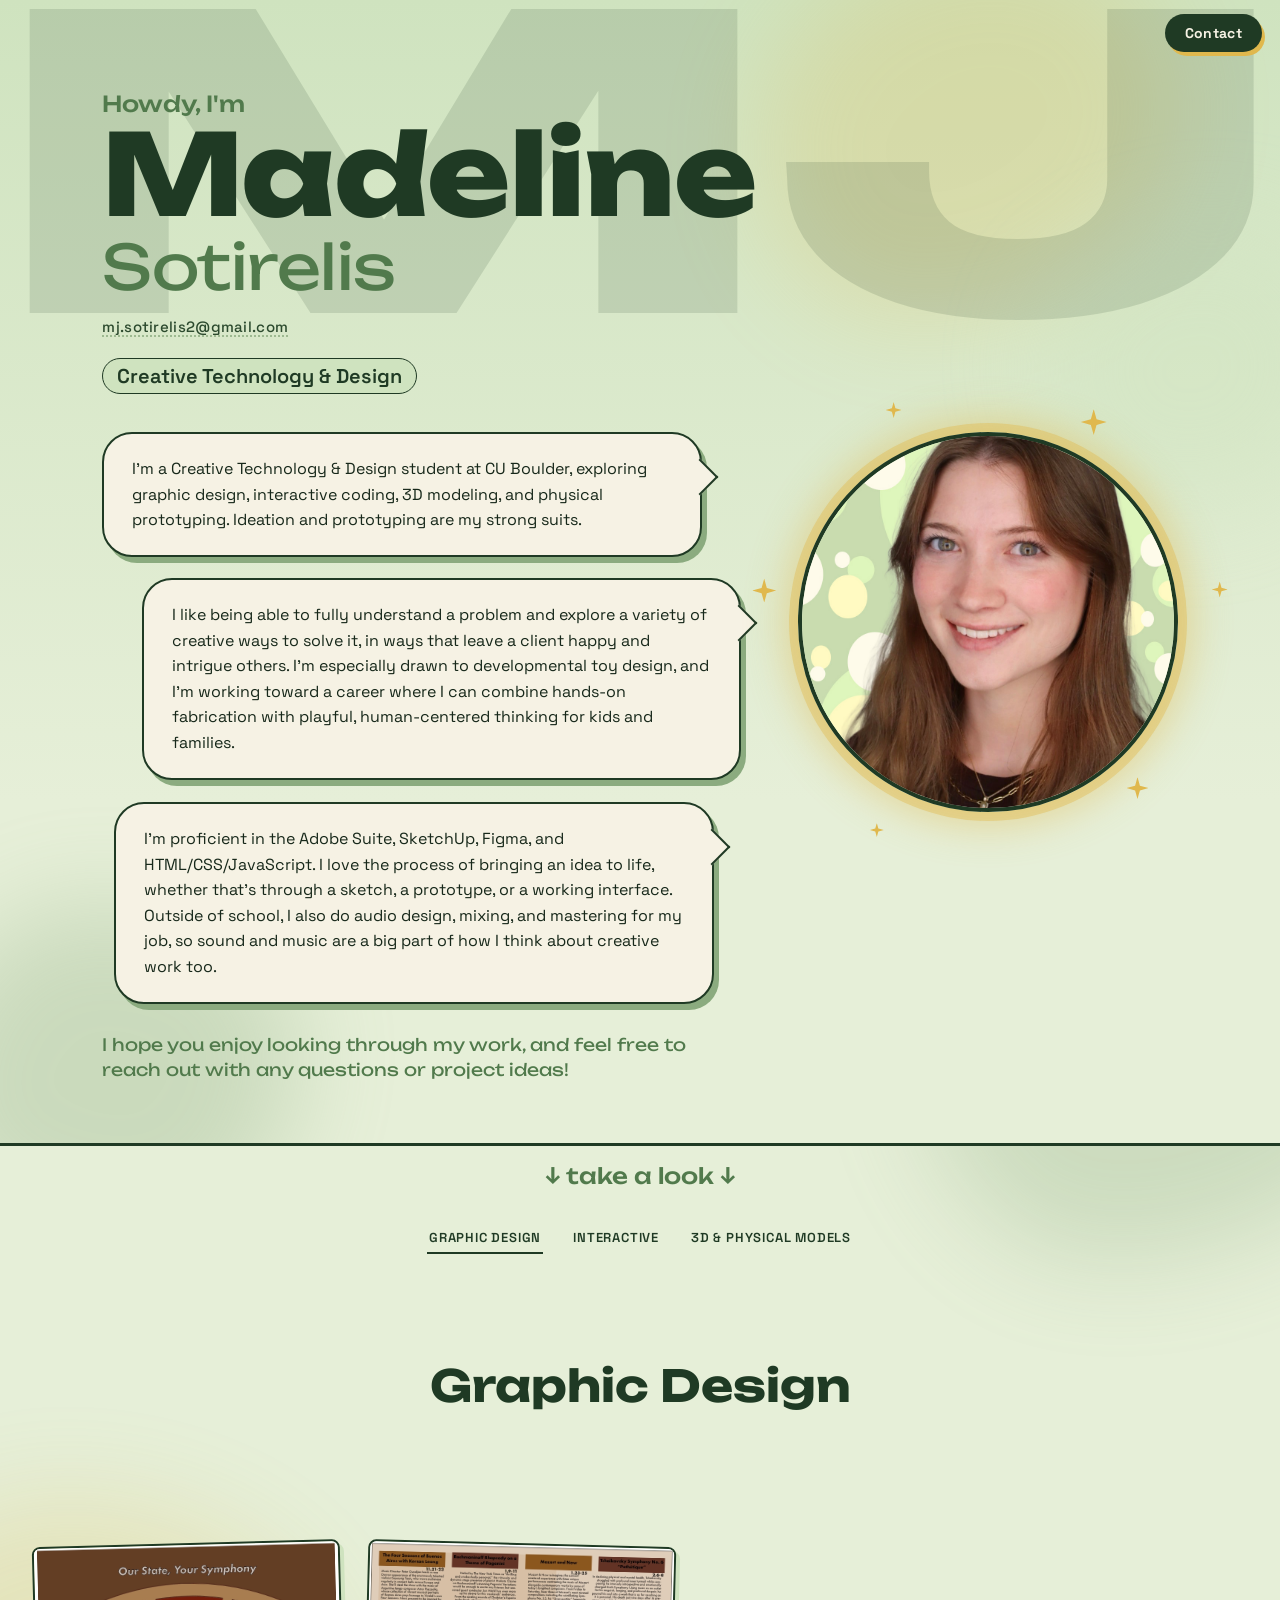
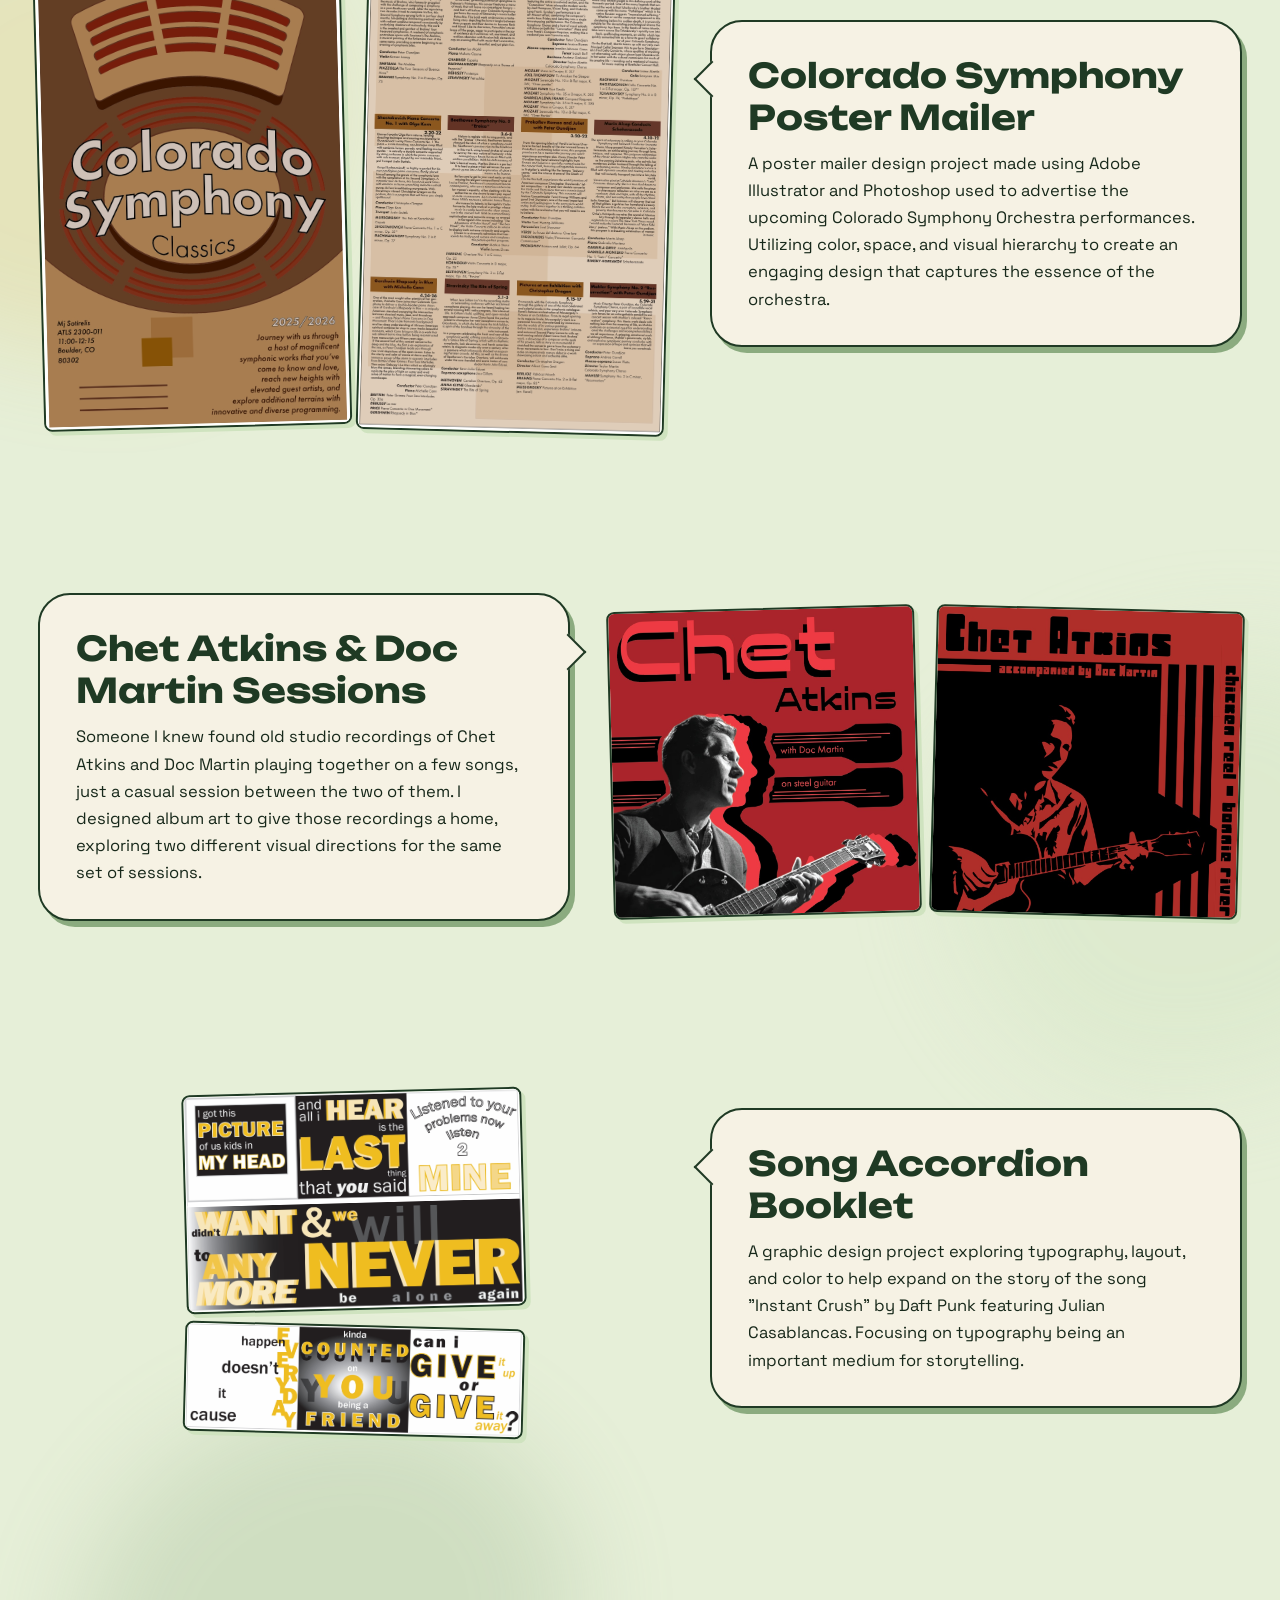
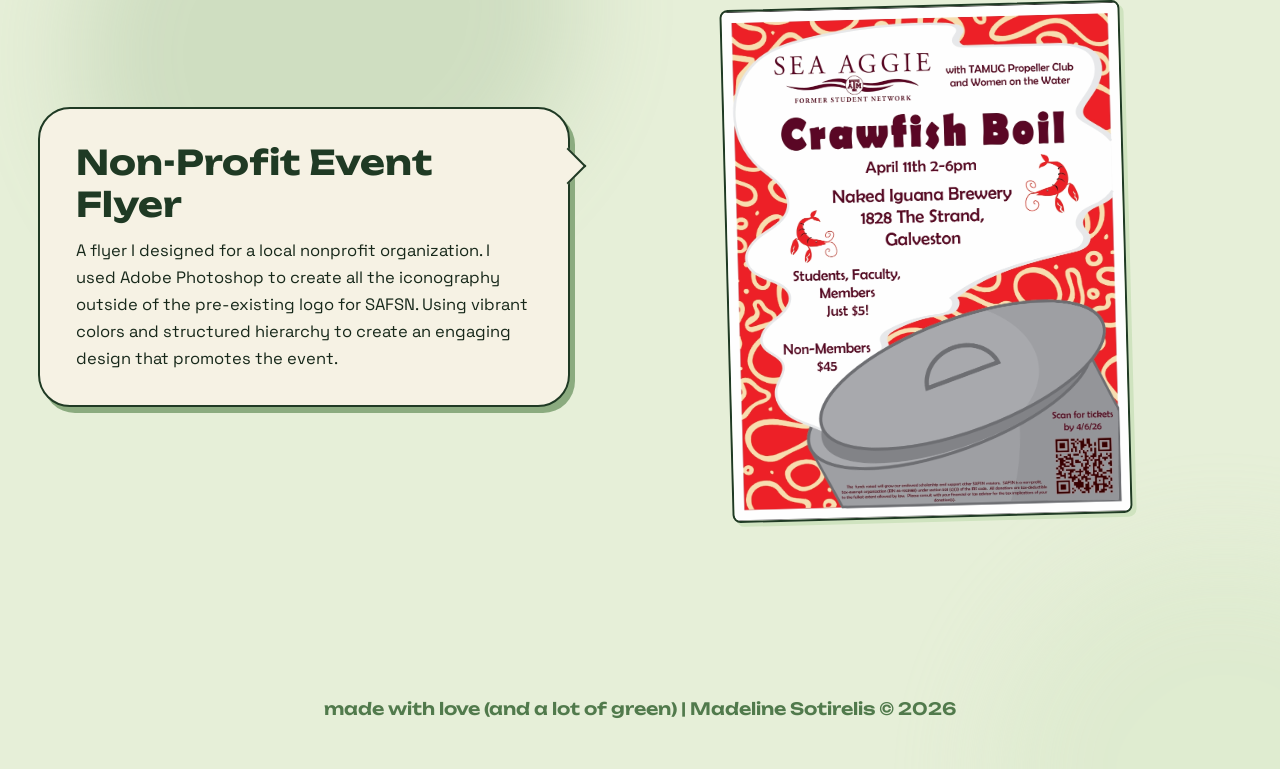
<file: index.html>
<!DOCTYPE html>
<html lang="en">
<head>
  <meta charset="UTF-8">
  <meta name="viewport" content="width=device-width, initial-scale=1.0">
  <title>Madeline Sotirelis | Portfolio</title>

  <!-- Google Fonts -->
  <link rel="preconnect" href="https://fonts.googleapis.com">
  <link rel="preconnect" href="https://fonts.gstatic.com" crossorigin>
  <link href="https://fonts.googleapis.com/css2?family=Space+Grotesk:wght@400;500;600;700&family=Unbounded:wght@400;500;600;700;800&display=swap" rel="stylesheet">

  <link rel="stylesheet" href="style.css">
</head>
<body>

<!-- DECORATIVE DOODLE LAYER (parallax on scroll) -->
<div class="doodles" aria-hidden="true">
  <!--
    All decorative doodles removed for now - you're drawing your own set.
    When ready, drop each PNG/SVG in here as:
      <img class="doodle d-yourname" data-speed="0.2" src="assets/your-doodle.png" alt="">
    "data-speed" controls how fast it drifts on scroll (0.1 = slow/far,
    0.4 = fast/close). Position each one via a CSS rule like:
      .doodle.d-yourname { top: 200px; left: 5%; width: 50px; }
    in style.css, following the same pattern the old doodles used.
  -->
</div>

<!-- Soft translucent watercolor-style background shapes, also drift on
     scroll for a bit of interactivity while the hand-drawn doodles are
     still being made. Purely decorative, sits behind everything. -->
<div class="watercolors" aria-hidden="true">
  <div class="doodle watercolor-shape wc-1" data-speed="0.08"></div>
  <div class="doodle watercolor-shape wc-2" data-speed="0.15"></div>
  <div class="doodle watercolor-shape wc-3" data-speed="0.1"></div>
  <div class="doodle watercolor-shape wc-4" data-speed="0.18"></div>
  <div class="doodle watercolor-shape wc-5" data-speed="0.06"></div>
  <div class="doodle watercolor-shape wc-6" data-speed="0.12"></div>
  <div class="doodle watercolor-shape wc-7" data-speed="0.09"></div>
  <div class="doodle watercolor-shape wc-8" data-speed="0.16"></div>
  <div class="doodle watercolor-shape wc-9" data-speed="0.07"></div>
  <div class="doodle watercolor-shape wc-10" data-speed="0.14"></div>
  <div class="doodle watercolor-shape wc-11" data-speed="0.11"></div>
</div>


<!-- HERO SECTION -->
<header class="hero">
  <!-- Watercolor blobs painted directly in the hero, since the hero's own
       background sits above the page-wide ones and was hiding them here. -->
  <div class="hero-watercolors" aria-hidden="true">
    <div class="watercolor-shape hero-wc-1"></div>
    <div class="watercolor-shape hero-wc-2"></div>
    <div class="watercolor-shape hero-wc-3"></div>
  </div>
  <div class="hero-inner">
    <div class="hero-left">
      <span class="eyebrow">Howdy, I'm</span>
      <h1><span class="mj-monogram" aria-hidden="true">MJ</span>Madeline<span class="last">Sotirelis</span></h1>
      <p class="email"><a href="mailto:mj.sotirelis2@gmail.com">mj.sotirelis2@gmail.com</a></p>
      <h2>Creative Technology &amp; Design</h2>
    </div>

    <div class="hero-right">
      <div class="photo-frame">
        <img src="assets/headshotFun.jpg" alt="Headshot of Madeline Sotirelis">
        <!-- sparse little stars around the photo -->
        <span class="star s1" aria-hidden="true"></span>
        <span class="star s2" aria-hidden="true"></span>
        <span class="star s3" aria-hidden="true"></span>
        <span class="star s4" aria-hidden="true"></span>
        <span class="star s5" aria-hidden="true"></span>
        <span class="star s6" aria-hidden="true"></span>
      </div>
    </div>

    <!-- Bio as three speech bubbles coming out of the headshot.
         TO SWAP IN NEW BIO TEXT: just replace the text inside each <p>. -->
    <div class="hero-bubbles">
      <div class="bio-bubble b1">
        <p>I'm a Creative Technology &amp; Design student at CU Boulder, exploring graphic design, interactive coding, 3D modeling, and physical prototyping. Ideation and prototyping are my strong suits.</p>
      </div>
      <div class="bio-bubble b2">
        <p>I like being able to fully understand a problem and explore a variety of creative ways to solve it, in ways that leave a client happy and intrigue others. I'm especially drawn to developmental toy design, and I'm working toward a career where I can combine hands-on fabrication with playful, human-centered thinking for kids and families.</p>
      </div>
      <div class="bio-bubble b3">
        <p>I'm proficient in the Adobe Suite, SketchUp, Figma, and HTML/CSS/JavaScript. I love the process of bringing an idea to life, whether that's through a sketch, a prototype, or a working interface. Outside of school, I also do audio design, mixing, and mastering for my job, so sound and music are a big part of how I think about creative work too.</p>
      </div>
      <p class="hero-signoff">I hope you enjoy looking through my work, and feel free to reach out with any questions or project ideas!</p>
    </div>
  </div>
</header>

<!-- Take a look indicator -->
<div class="take-a-look">↓ take a look ↓</div>

<!-- NAVIGATION -->
<nav>
  <ul>
    <li onclick="showSection('graphic', this)" class="active">Graphic Design</li>
    <li onclick="showSection('interactive', this)">Interactive</li>
    <li onclick="showSection('physical', this)">3D &amp; Physical Models</li>
  </ul>
</nav>

<!-- Persistent contact button, always accessible top-right -->
<button class="contact-fab" onclick="showSection('contact')">Contact</button>

<!-- SECTIONS -->
<section id="graphic" class="content">
  <h2>Graphic Design</h2>

  <!-- Poster Mailer Project -->
  <div class="project">
    <div class="project-media">
      <div class="project-images side-by-side">
        <img src="assets/postermailer1.jpeg" alt="postermailer1.jpeg">
        <img src="assets/postermailer2.jpeg" alt="postermailer2.jpeg">
      </div>
    </div>
    <div class="project-text">
      <h3>Colorado Symphony Poster Mailer</h3>
      <p>A poster mailer design project made using Adobe Illustrator and Photoshop used to advertise the upcoming Colorado Symphony Orchestra performances. Utilizing color, space, and visual hierarchy to create an engaging design that captures the essence of the orchestra.</p>
    </div>
  </div>

  <!-- Chet Atkins Album Art -->
  <div class="project">
    <div class="project-media">
      <div class="project-images side-by-side">
        <img src="assets/chet1.jpg" alt="Chet Atkins with Doc Martin album art, version 1">
        <img src="assets/chet2.jpg" alt="Chet Atkins with Doc Martin album art, version 2">
      </div>
    </div>
    <div class="project-text">
      <h3>Chet Atkins &amp; Doc Martin Sessions</h3>
      <p>Someone I knew found old studio recordings of Chet Atkins and Doc Martin playing together on a few songs, just a casual session between the two of them. I designed album art to give those recordings a home, exploring two different visual directions for the same set of sessions.</p>
    </div>
  </div>

  <!-- Accordion Book Project -->
  <div class="project">
    <div class="project-media">
      <div class="project-images stacked">
        <img src="assets/accordian1.jpeg" alt="accordian1.jpeg">
        <img src="assets/accordian2.jpeg" alt="accordian2.jpeg">
      </div>
    </div>
    <div class="project-text">
      <h3>Song Accordion Booklet</h3>
      <p>A graphic design project exploring typography, layout, and color to help expand on the story of the song "Instant Crush" by Daft Punk featuring Julian Casablancas. Focusing on typography being an important medium for storytelling.</p>
    </div>
  </div>

  <!-- Crawfish Flyer Project -->
  <div class="project">
    <div class="project-media">
      <div class="project-images single">
        <img src="assets/crawfishSS.jpeg" alt="crawfishSS.jpeg">
      </div>
    </div>
    <div class="project-text">
      <h3>Non-Profit Event Flyer</h3>
      <p>A flyer I designed for a local nonprofit organization. I used Adobe Photoshop to create all the iconography outside of the pre-existing logo for SAFSN. Using vibrant colors and structured hierarchy to create an engaging design that promotes the event.</p>
    </div>
  </div>
</section>

<section id="interactive" class="content hidden">
  <h2>Interactive / Creative Coding</h2>

  <!-- SONG FINDER -->
  <div class="project">
    <div class="project-media">
      <div class="project-images side-by-side">
        <img src="assets/wordsearch.jpeg" alt="Song Finder Web App Screenshot 1">
        <img src="assets/snippet.jpeg" alt="Song Finder Web App Screenshot 2">
      </div>
    </div>
    <div class="project-text">
      <h3>Song Finder Web App</h3>
      <p>
        An interactive web app that lets users search for songs using the iTunes API. Results display album art, title, and artist, with a modal view for additional details and audio previews. Built with JavaScript, JSON data handling, and a finite state machine to manage smooth UI interactions. Helps users discover music in a fun and engaging way, showcasing my skills in web development and interactive design.
      </p>
      <a href="https://msot0.github.io/FinalProject/" target="_blank" rel="noopener noreferrer" class="project-link">
        View Live App →
      </a>
    </div>
  </div>

  <!-- BEE BOMB WEBSITE -->
  <div class="project">
    <div class="project-media">
      <div class="project-images side-by-side">
        <img src="assets/beebomb1.jpeg" alt="Bee Bomb Website Homepage">
        <img src="assets/beebomb2.jpeg" alt="Bee Bomb Website Products Page">
      </div>
    </div>
    <div class="project-text">
      <h3>Bee Bomb Honey Website</h3>
      <p>
        A fully designed and developed website for a local honey company, focused on clean branding, product presentation, and user experience. Built and deployed using modern web tools, with attention to layout, typography, and responsive design to create a polished, professional storefront. Intended to help outreach, to inform possible customers and promote the company's products.
      </p>
      <a href="https://bee-bomb-website.vercel.app" target="_blank" rel="noopener noreferrer" class="project-link">
        View Live Site →
      </a>
    </div>
  </div>

  <!-- RADIO RIFT -->
  <div class="project">
    <div class="project-media">
      <div class="project-images side-by-side">
        <img src="assets/radiorift2.jpg" alt="Radio Rift overworld screenshot">
        <img src="assets/radiorift1.jpg" alt="Radio Rift battle screenshot">
      </div>
    </div>
    <div class="project-text">
      <h3>Radio Rift (Browser Game)</h3>
      <p>
        A side-scrolling battle game I built in JavaScript and HTML5 Canvas, where you fight your way through rhythm-timed encounters across a series of levels. I used AI tools to help me prototype and debug faster, but the concept, visuals, and level design are all mine.
      </p>
    </div>
    <div class="project-full">
      <div class="game-embed-wrap" style="max-width: 800px;">
        <div class="game-embed-inner" id="radiorift-embed-inner" data-base-width="800" data-base-height="620">
          <iframe
            data-src="radiorift/index.html?embed=1"
            title="Radio Rift game"
            width="800"
            height="620"
            frameborder="0"
            loading="lazy">
          </iframe>
        </div>
      </div>
      <a href="radiorift/index.html" target="_blank" rel="noopener noreferrer" class="project-link">
        Play Fullscreen →
      </a>
    </div>
  </div>

  <!-- DUEL DASH -->
  <div class="project">
    <div class="project-media">
      <div class="project-images side-by-side">
        <img src="assets/titlescreen.jpeg" alt="Duel Dash Game Screenshot 1">
        <img src="assets/gameplay.jpeg" alt="Duel Dash Game Screenshot 2">
      </div>
    </div>
    <div class="project-text">
      <h3>Duel Dash (p5.js Game)</h3>
      <p>
        A fast-paced two-player game built with p5.js where users can select a character and race against each other in a WASD vs IJKL keys setup. The game features simple mechanics, colorful graphics, and a fun competitive element. I implemented a finite state machine to manage game states like start screen, gameplay, and game over, ensuring smooth transitions and an engaging user experience. All iconography, graphics, and animations were created by me using Procreate.
      </p>
    </div>
    <div class="project-full">
      <div class="game-embed-wrap">
        <div class="game-embed-inner" id="game-embed-inner" data-base-width="1000" data-base-height="560">
          <iframe
            data-src="game/index.html"
            title="Duel Dash game"
            width="1000"
            height="560"
            frameborder="0"
            loading="lazy">
          </iframe>
        </div>
      </div>
      <a href="game/index.html" target="_blank" rel="noopener noreferrer" class="project-link">
        Play Fullscreen →
      </a>
    </div>
  </div>

  <!-- SITE NOTE -->
  <p class="site-note">
    This portfolio website was designed and coded by me using HTML, CSS, and JavaScript! c:
  </p>
</section>

<section id="physical" class="content hidden">
  <h2>3D &amp; Physical Models</h2>

  <!-- LASER CUT LAMP -->
  <div class="project">
    <div class="project-media">
      <div class="project-images grid-2x2 square">
        <img src="assets/lamp_34angle.jpg" alt="Lamp 3D model, 3/4 angle">
        <img src="assets/lamp_wormseye.jpg" alt="Lamp 3D model, worm's eye view">
        <img src="assets/lamp_photo1.jpg" alt="Finished acrylic lamp, photo 1">
        <img src="assets/lamp_photo2.jpg" alt="Finished acrylic lamp, photo 2">
      </div>
    </div>
    <div class="project-text">
      <h3>Laser Cut Acrylic Lamp</h3>
      <p>
        A geometric lamp I designed in SketchUp and laser cut from acrylic sheets. I designed the panels to slot together without any adhesive, so the joinery itself becomes part of the look. Since the panels are clear acrylic, the light passes through and reflects off all the angled surfaces, which was the main effect I was going for.
      </p>
    </div>
  </div>

  <!-- SPICE RACK (BUILT) -->
  <div class="project">
    <div class="project-media">
      <div class="project-images side-by-side">
        <img src="assets/spicerack_shell.jpg" alt="Spice rack shell, primed and unpainted">
        <img src="assets/spicerack_finished.jpg" alt="Finished spice rack in kitchen">
      </div>
    </div>
    <div class="project-text">
      <h3>Built Spice Rack</h3>
      <p>
        A wooden spice rack I designed and built to fit a specific gap in my kitchen cabinets. My design changed a bit partway through the build as I adjusted the shelf heights and added the center divider, so the final piece is a little different from where I started, but that's part of the process. I like how it turned out and it fits exactly where I needed it to.
      </p>
    </div>
  </div>

  <!-- SPICE BLEND PACK -->
  <div class="project">
    <div class="project-media">
      <div class="project-images grid-2x2">
        <img src="assets/info1.jpeg" alt="Spice model 1">
        <img src="assets/info2.jpeg" alt="Spice model 2">
        <img src="assets/info3.jpeg" alt="Spice model 3">
        <img src="assets/3dmodel.jpeg" alt="Spice model 4">
      </div>
    </div>
    <div class="project-text">
      <h3>Spice Blend Packaging Concept</h3>
      <p>
        A conceptual spice blend package designed and 3D modeled to explore form, branding, and usability. The design focuses on structure, visual identity, and how packaging can enhance user interaction. Blending aesthetics and functionality to create a unique and engaging product concept.
      </p>
    </div>
  </div>

  <!-- GUITAR STAND -->
  <div class="project">
    <div class="project-media">
      <div class="project-images side-by-side uniform">
        <img src="assets/model1.jpeg" alt="Guitar stand 3D model">
        <img src="assets/physical1.jpeg" alt="Physical guitar stand">
      </div>
    </div>
    <div class="project-text">
      <h3>Wooden Guitar Stand</h3>
      <p>
        A functional guitar stand designed and built using only 2x2 wood and screws. Created as part of a prototyping project, focusing on stability, simplicity, and efficient material use. Used SketchUp for 3D modeling the stand fully and its parts individually.
      </p>
    </div>
  </div>

  <!-- GO-KART -->
  <div class="project">
    <div class="project-media">
      <div class="project-images side-by-side">
        <img src="assets/KartPers1.jpg" alt="Go-Kart concept 1">
        <img src="assets/KartPers4.jpg" alt="Go-Kart concept 2">
      </div>
    </div>
    <div class="project-text">
      <h3>Recycled Go-Kart Concept</h3>
      <p>
        A playful go-kart concept inspired by Mario Kart, designed around the idea of using recycled materials such as aluminum cans. Focused on creativity, form, and imaginative vehicle design.
      </p>
    </div>
  </div>

</section>

<section id="contact" class="content hidden">
  <h2>Contact</h2>

  <div class="contact-wrap">
    <div class="contact-info">
      <p class="contact-blurb">
        Outside of my design and tech work, I freelance as a party and event designer, making custom napkins, koozies, banners, stickers, and other personalized decor pieces. I love turning a client's vision into fun, custom details that make their event feel special. Reach out if you want to collaborate on a project, chat about design work, or get some custom pieces made for your next event!
      </p>
      <div class="contact-links">
        <a href="mailto:mj.sotirelis2@gmail.com" class="project-link">✉ mj.sotirelis2@gmail.com</a>
        <a href="https://www.linkedin.com/in/madeline-sotirelis-631549330" target="_blank" rel="noopener noreferrer" class="project-link">in LinkedIn</a>
        <a href="assets/MadelineSotirelis_Resume.pdf" download class="project-link resume-link"><svg viewBox="0 0 24 24" width="18" height="18" fill="none" stroke="currentColor" stroke-width="2.4" stroke-linecap="round" stroke-linejoin="round" aria-hidden="true"><path d="M12 4v11"/><path d="M7 11l5 5 5-5"/><path d="M5 20h14"/></svg>Resume</a>
      </div>
    </div>

    <!-- Event decor photo carousel: swipe on mobile, arrows on desktop.
         Replace the placeholder slides below with real <img> tags once
         you have photos, just swap the .carousel-slide contents. -->
    <div class="carousel" id="event-carousel">
      <button class="carousel-arrow prev" onclick="carouselMove(-1)" aria-label="Previous photo">
        <svg viewBox="0 0 24 24" fill="none" xmlns="http://www.w3.org/2000/svg">
          <path d="M15 6l-6 6 6 6" stroke-width="2.4" stroke-linecap="round" stroke-linejoin="round"/>
        </svg>
      </button>

      <div class="carousel-track" id="carousel-track">
        <div class="carousel-slide">
          <img src="assets/event1.jpg" alt="Shelley's 50th birthday decor table, seashell theme">
        </div>
        <div class="carousel-slide">
          <img src="assets/event2.jpg" alt="Shelley's 50th birthday balloon arch and banner">
        </div>
      </div>

      <button class="carousel-arrow next" onclick="carouselMove(1)" aria-label="Next photo">
        <svg viewBox="0 0 24 24" fill="none" xmlns="http://www.w3.org/2000/svg">
          <path d="M9 6l6 6-6 6" stroke-width="2.4" stroke-linecap="round" stroke-linejoin="round"/>
        </svg>
      </button>
    </div>
  </div>
</section>

<footer>made with love (and a lot of green) | Madeline Sotirelis © 2026</footer>

<script src="script.js"></script>

</body>
</html>
<!-- Madeline Sotirelis Portfolio Web -->
</file>
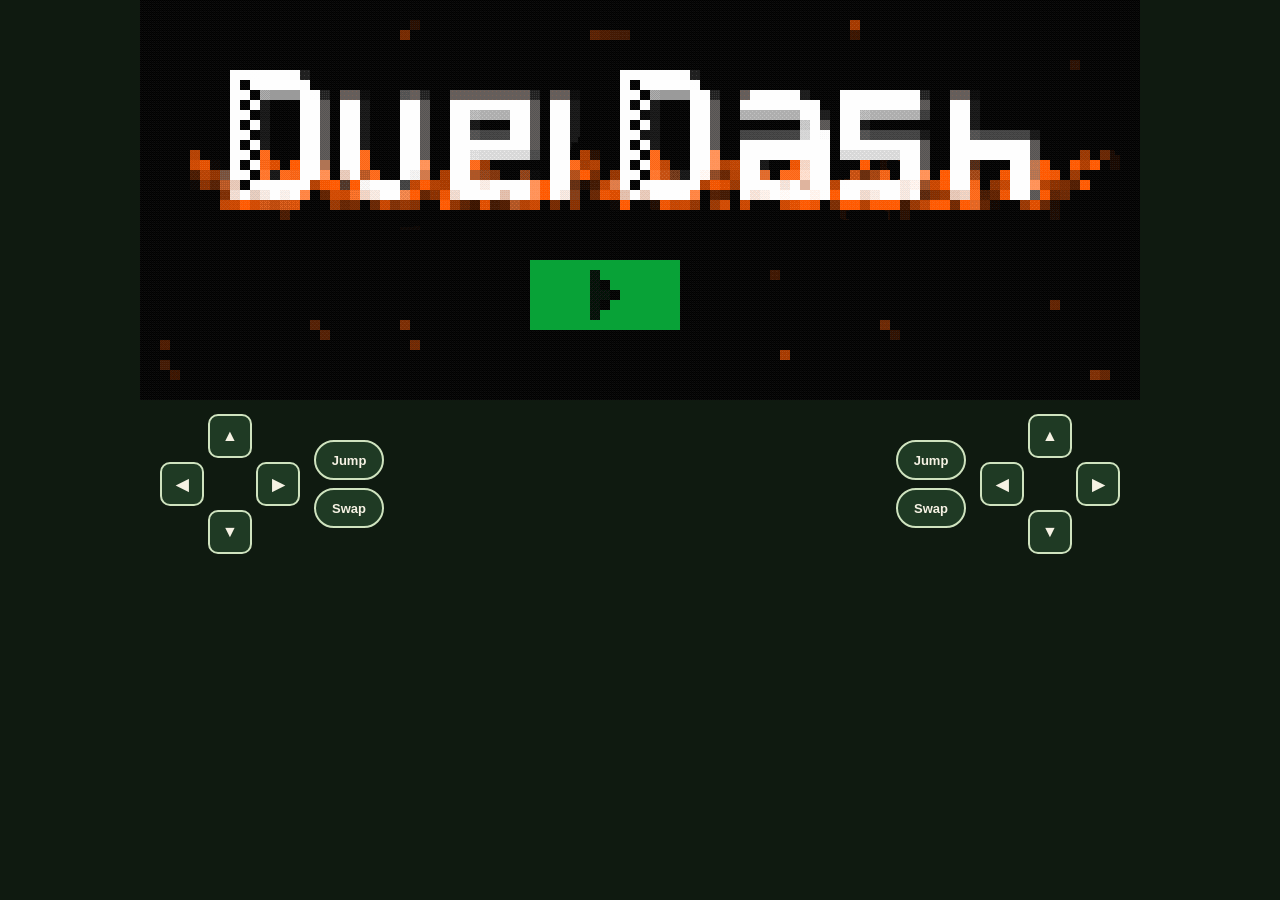
<file: game/index.html>
<!DOCTYPE html>
<html lang="en">
  <head>
    <meta charset="utf-8" />
    <meta name="viewport" content="width=device-width, initial-scale=1.0, maximum-scale=1.0, user-scalable=no">
    <title>Duel Dash</title>
    <script src="p5.js"></script>
    <script src="p5.sound.min.js"></script>
    <link rel="stylesheet" type="text/css" href="style.css">
    <style>
      html, body {
        margin: 0;
        padding: 0;
        background: #0f1a10;
        display: flex;
        flex-direction: column;
        align-items: center;
        font-family: 'Space Grotesk', Arial, sans-serif;
      }
      main { display: flex; flex-direction: column; align-items: center; }

      /* ---------- TOUCH CONTROLS ---------- */
      .touch-controls {
        display: flex;
        justify-content: space-between;
        width: 1000px;
        max-width: 100%;
        padding: 14px 20px 20px;
        box-sizing: border-box;
        gap: 20px;
      }
      .control-group {
        display: flex;
        align-items: center;
        gap: 14px;
      }
      .control-group.p2 { flex-direction: row-reverse; }

      .dpad {
        display: grid;
        grid-template-columns: 44px 44px 44px;
        grid-template-rows: 44px 44px 44px;
        gap: 4px;
      }
      .dpad button { grid-column: 2; }
      .dpad button[data-key="a"] { grid-column: 1; grid-row: 2; }
      .dpad button[data-key="d"] { grid-column: 3; grid-row: 2; }
      .dpad button[data-key="w"] { grid-row: 1; }
      .dpad button[data-key="s"] { grid-row: 3; }
      .dpad button[data-key="j"] { grid-column: 1; grid-row: 2; }
      .dpad button[data-key="l"] { grid-column: 3; grid-row: 2; }
      .dpad button[data-key="i"] { grid-row: 1; }
      .dpad button[data-key="k"] { grid-row: 3; }

      .touch-controls button {
        touch-action: none;
        user-select: none;
        -webkit-user-select: none;
        border: 2px solid #cfe3bf;
        background: #1f3a24;
        color: #f6f2e4;
        border-radius: 10px;
        font-size: 16px;
        font-weight: 600;
        display: flex;
        align-items: center;
        justify-content: center;
        cursor: pointer;
        width: 44px;
        height: 44px;
      }
      .touch-controls button:active,
      .touch-controls button.pressed {
        background: #e0b84d;
        color: #1f3a24;
        border-color: #e0b84d;
      }

      .actions {
        display: flex;
        flex-direction: column;
        gap: 8px;
      }
      .actions button {
        width: 70px;
        height: 40px;
        font-size: 13px;
        border-radius: 999px;
      }

      @media (max-width: 640px) {
        .touch-controls { flex-direction: column; align-items: center; }
        .control-group.p2 { flex-direction: row; }
      }
    </style>
  </head>
  <body>
    <main></main>

    <!-- On-screen touch controls: mirror the WASD/IJKL/F/H/Q/P keyboard scheme
         so the game is fully playable on phones and tablets -->
    <div class="touch-controls" id="touch-controls">
      <div class="control-group p1">
        <div class="dpad">
          <button data-key="w">▲</button>
          <button data-key="a">◀</button>
          <button data-key="s">▼</button>
          <button data-key="d">▶</button>
        </div>
        <div class="actions">
          <button data-key="f">Jump</button>
          <button data-key="q">Swap</button>
        </div>
      </div>
      <div class="control-group p2">
        <div class="dpad">
          <button data-key="i">▲</button>
          <button data-key="j">◀</button>
          <button data-key="k">▼</button>
          <button data-key="l">▶</button>
        </div>
        <div class="actions">
          <button data-key="h">Jump</button>
          <button data-key="p">Swap</button>
        </div>
      </div>
    </div>

    <script src="sketch.js"></script>
    <script src="touch-controls.js"></script>
  </body>
</html>
</file>
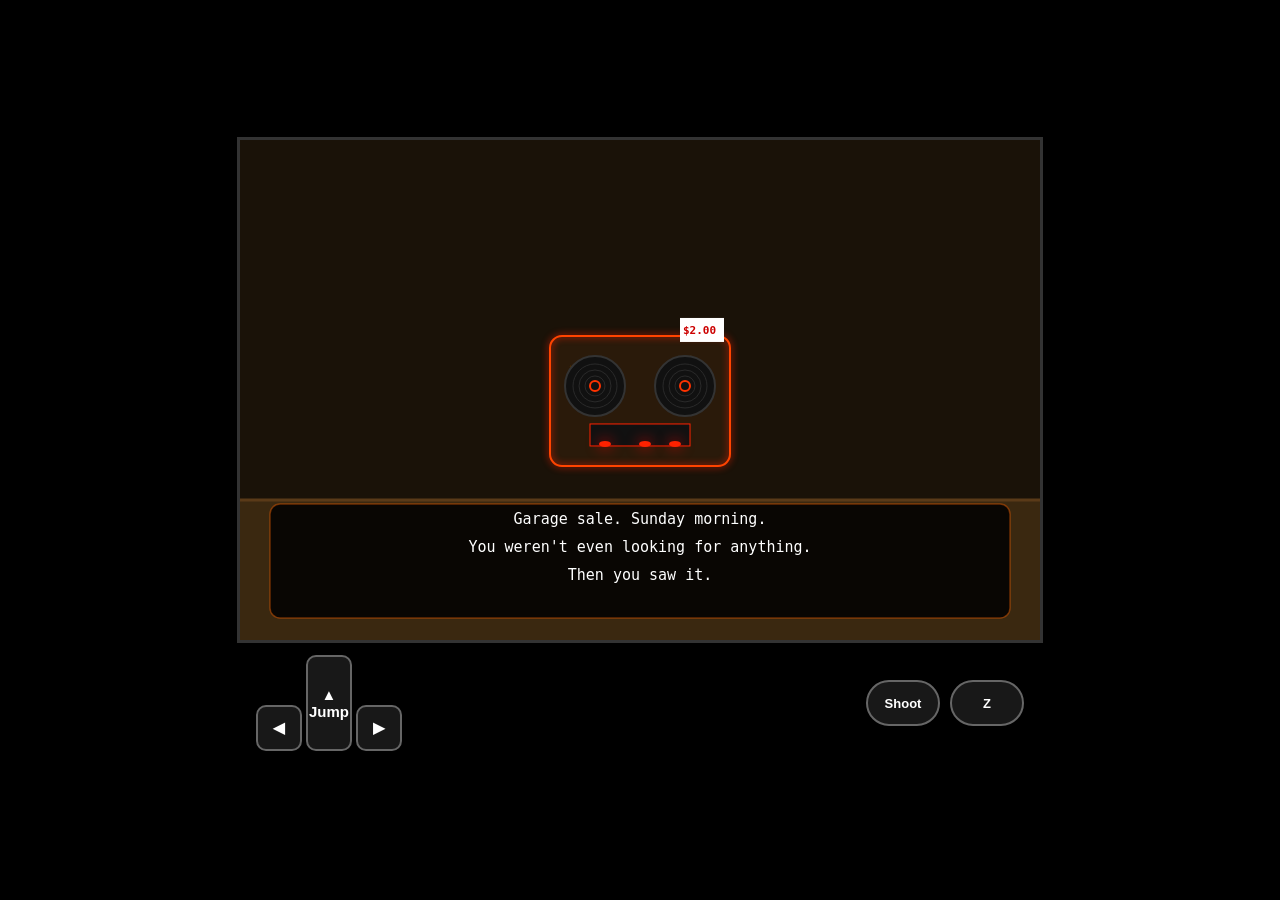
<file: radiorift/index.html>
<!DOCTYPE html>
<html lang="en">
<head>
  <meta charset="UTF-8">
  <meta name="viewport" content="width=device-width, initial-scale=1.0, maximum-scale=1.0, user-scalable=no">
  <title>Radio Rift</title>
  <style>
    * { margin: 0; padding: 0; box-sizing: border-box; }
    html, body {
      width: 100%;
      height: 100%;
      background: #000;
      display: flex;
      flex-direction: column;
      justify-content: center;
      align-items: center;
      overflow: hidden;
      font-family: 'Space Grotesk', Arial, sans-serif;
    }
    canvas {
      display: block;
      border: 3px solid #333;
      cursor: pointer;
      image-rendering: pixelated;
      max-width: 100%;
      height: auto;
    }

    /* ---------- TOUCH CONTROLS ---------- */
    .touch-controls {
      display: flex;
      justify-content: space-between;
      align-items: center;
      width: 800px;
      max-width: 100%;
      padding: 12px 16px;
      box-sizing: border-box;
      gap: 16px;
    }
    .touch-controls button {
      touch-action: none;
      user-select: none;
      -webkit-user-select: none;
      border: 2px solid #666;
      background: #181818;
      color: #fff;
      border-radius: 10px;
      font-size: 15px;
      font-weight: 600;
      display: flex;
      align-items: center;
      justify-content: center;
      cursor: pointer;
    }
    .touch-controls button:active,
    .touch-controls button.pressed {
      background: #e0b84d;
      color: #111;
      border-color: #e0b84d;
    }

    .dpad {
      display: grid;
      grid-template-columns: 46px 46px 46px;
      grid-template-rows: 46px 46px;
      gap: 4px;
    }
    .dpad button[data-key="ArrowLeft"]  { grid-column: 1; grid-row: 2; }
    .dpad button[data-key="ArrowRight"] { grid-column: 3; grid-row: 2; }
    .dpad button[data-key="ArrowUp"]    { grid-column: 2; grid-row: 1; grid-row-end: span 2; }
    .dpad button[data-key="ArrowDown"]  { grid-column: 2; grid-row: 2; display:none; } /* crouch rarely needed on mobile */

    .actions {
      display: flex;
      gap: 10px;
    }
    .actions button {
      width: 74px;
      height: 46px;
      font-size: 13px;
      border-radius: 999px;
    }

    @media (max-width: 640px) {
      .touch-controls { flex-direction: column; gap: 10px; }
    }
  </style>
</head>
<body>
  <canvas id="gameCanvas" width="800" height="500"></canvas>

  <!-- On-screen touch controls mirroring Arrow keys / Space / Z,
       so the game is playable on phones and tablets without a keyboard -->
  <div class="touch-controls" id="touch-controls">
    <div class="dpad">
      <button data-key="ArrowLeft">◀</button>
      <button data-key="ArrowUp">▲ Jump</button>
      <button data-key="ArrowRight">▶</button>
    </div>
    <div class="actions">
      <button data-key=" ">Shoot</button>
      <button data-key="z">Z</button>
    </div>
  </div>

  <script src="game.js"></script>
  <script src="touch-controls.js"></script>
</body>
</html>
</file>
<file: style.css>
/* =========================================================
   MADELINE SOTIRELIS PORTFOLIO v2
   Fonts: Unbounded (display/bold geometric), Space Grotesk (body)
   ========================================================= */

:root {
  --cream: #f6f2e4;
  --cream-2: #efe8d4;
  --ink: #17281a;
  --forest: #1f3a24;
  --deep: #2c4a2e;
  --moss: #517a4c;
  --sage: #8bab7f;
  --mint: #cfe3bf;
  --mint-pale: #e6efd8;
  --gold: #e0b84d;
  --shadow: rgba(23, 40, 26, 0.14);

  --font-display: 'Unbounded', sans-serif;
  --font-body: 'Space Grotesk', sans-serif;
}

* { box-sizing: border-box; }

html { scroll-behavior: smooth; }

body {
  font-family: var(--font-body);
  margin: 0;
  color: var(--ink);
  background-color: var(--mint-pale);
  overflow-x: hidden;
  position: relative;
}

/* ------------------ DOODLE LAYER ------------------ */
.doodles {
  position: absolute;
  top: 0;
  left: 0;
  width: 100%;
  height: 100%;
  pointer-events: none;
  z-index: 0;
}

.doodle {
  position: absolute;
  opacity: 0.85;
  will-change: transform;
}

.doodle path,
.doodle circle,
.doodle line,
.doodle polyline {
  vector-effect: non-scaling-stroke;
}

/* Individual doodle placements go here once you add your own -
   e.g. .doodle.d-yourname { top: 300px; left: 5%; width: 50px; } */

@media (max-width: 900px) {
  .doodle { transform: scale(0.7); }
}

/* ------------------ WATERCOLOR BACKGROUND SHAPES ------------------ */
/* Soft, blurred, irregular blobs that drift on scroll (same parallax
   system as .doodle above) for some interactivity while hand-drawn
   doodles are still in progress. Purely decorative, sits behind
   everything at z-index 0. */
.watercolors {
  position: absolute;
  top: 0;
  left: 0;
  width: 100%;
  height: 100%;
  pointer-events: none;
  z-index: 0;
  overflow: hidden;
}

.watercolor-shape {
  position: absolute;
  border-radius: 58% 42% 65% 35% / 55% 45% 55% 45%;
  filter: blur(50px);
}

/* Only 3 colors used throughout (mint, sage, gold) for a cohesive look,
   spread across the whole page - hero included - not just further down. */

.wc-1 {
  top: -120px; left: -140px;
  width: 480px; height: 420px;
  background: var(--mint);
  opacity: 0.5;
}
.wc-2 {
  top: 60px; right: -180px;
  width: 440px; height: 400px;
  background: var(--gold);
  opacity: 0.2;
  border-radius: 45% 55% 40% 60% / 60% 40% 60% 40%;
}
.wc-3 {
  top: 780px; right: -160px;
  width: 520px; height: 480px;
  background: var(--sage);
  opacity: 0.28;
}
.wc-4 {
  top: 1500px; left: -170px;
  width: 500px; height: 460px;
  background: var(--gold);
  opacity: 0.2;
  border-radius: 45% 55% 40% 60% / 60% 40% 60% 40%;
}
.wc-5 {
  top: 2250px; right: -150px;
  width: 480px; height: 440px;
  background: var(--mint);
  opacity: 0.35;
  border-radius: 65% 35% 55% 45% / 45% 55% 45% 55%;
}
.wc-6 {
  top: 3000px; left: 6%;
  width: 500px; height: 460px;
  background: var(--sage);
  opacity: 0.25;
}
.wc-7 {
  top: 3750px; right: -170px;
  width: 460px; height: 420px;
  background: var(--mint);
  opacity: 0.3;
  border-radius: 50% 50% 45% 55% / 55% 45% 55% 45%;
}
.wc-8 {
  top: 4500px; left: -160px;
  width: 520px; height: 480px;
  background: var(--gold);
  opacity: 0.18;
}
.wc-9 {
  top: 5250px; right: -140px;
  width: 480px; height: 440px;
  background: var(--sage);
  opacity: 0.3;
  border-radius: 60% 40% 50% 50% / 45% 55% 45% 55%;
}
.wc-10 {
  top: 6000px; left: 4%;
  width: 500px; height: 460px;
  background: var(--mint);
  opacity: 0.28;
}
.wc-11 {
  top: 6800px; right: -150px;
  width: 460px; height: 420px;
  background: var(--sage);
  opacity: 0.22;
  border-radius: 45% 55% 60% 40% / 50% 50% 50% 50%;
}

@media (max-width: 700px) {
  .watercolor-shape { filter: blur(34px); transform: scale(0.75); }
}

@media (prefers-reduced-motion: reduce) {
  .watercolor-shape { transform: none !important; }
}

/* Hero-only blobs - sit inside the hero itself (not the page-wide layer)
   so they actually show up here instead of being hidden behind the
   hero's own background. One near the headshot, one behind the intro
   text, one soft one up top. */
.hero-watercolors {
  position: absolute;
  top: 0; left: 0;
  width: 100%; height: 100%;
  overflow: hidden;
  pointer-events: none;
  z-index: 0;
}

.hero-wc-1 {
  top: -60px; right: 8%;
  width: 420px; height: 380px;
  background: var(--gold);
  opacity: 0.22;
}
.hero-wc-2 {
  bottom: -100px; left: -80px;
  width: 380px; height: 340px;
  background: var(--sage);
  opacity: 0.3;
  border-radius: 45% 55% 40% 60% / 60% 40% 60% 40%;
}
.hero-wc-3 {
  top: 20%; right: -60px;
  width: 300px; height: 280px;
  background: var(--mint);
  opacity: 0.4;
  border-radius: 65% 35% 55% 45% / 45% 55% 45% 55%;
}

/* ------------------ HERO SECTION ------------------ */
.hero {
  position: relative;
  z-index: 1;
  padding: 90px 8vw 60px 8vw;
  background: linear-gradient(180deg, var(--mint) 0%, var(--mint-pale) 70%);
  border-bottom: 3px solid var(--forest);
  overflow: hidden;
}

.hero-inner {
  position: relative;
  z-index: 1;
  display: grid;
  grid-template-columns: minmax(0, 1fr) auto;
  grid-template-areas:
    "name ."
    "bubbles photo";
  column-gap: 56px;
  row-gap: 10px;
  align-items: start;
  max-width: 1200px;
  margin: 0 auto;
}

.hero-left {
  grid-area: name;
  min-width: 0;
  max-width: 100%;
}

.eyebrow {
  font-family: var(--font-display);
  font-style: normal;
  font-weight: 500;
  font-size: 22px;
  color: var(--moss);
  display: block;
  width: fit-content;
  margin-bottom: 4px;
}

.hero-left h1 {
  display: inline-block;
  font-family: var(--font-display);
  font-style: normal;
  font-weight: 800;
  font-size: clamp(52px, 8.8vw, 118px);
  line-height: 0.95;
  letter-spacing: -1px;
  margin: 0 0 18px 0;
  color: var(--forest);
  position: relative;
}

.hero-left h1 .last {
  display: block;
  font-style: normal;
  font-weight: 400;
  color: var(--moss);
  letter-spacing: -0.5px;
  font-size: 0.55em;
  margin-top: 10px;
}

/* "MJ" ghost monogram - big, stretched, faded, sitting behind the name.
   Sized + stretched so it reads as a big soft monogram spanning roughly
   half the width of "Madeline" rather than a small logo mark. */
.mj-monogram {
  position: absolute;
  top: -0.4em;
  left: -0.28em;
  font-family: var(--font-display);
  font-style: normal;
  font-weight: 800;
  font-size: 3.6em;
  color: var(--forest);
  opacity: 0.13;
  z-index: -1;
  pointer-events: none;
  user-select: none;
  line-height: 1;
  white-space: nowrap;
  transform: scaleX(1.55);
  transform-origin: left center;
}

.hero-left .email {
  font-size: 15px;
  font-weight: 500;
  color: var(--deep);
  margin: 0 0 18px 0;
  letter-spacing: 0.3px;
}

.hero-left .email a {
  color: var(--deep);
  text-decoration: underline dotted var(--sage);
  text-underline-offset: 4px;
}

.hero-left h2 {
  font-family: var(--font-body);
  font-weight: 600;
  color: var(--forest);
  margin: 0 0 18px 0;
  font-size: 20px;
  display: inline-block;
  padding: 4px 14px;
  background: var(--mint);
  border-radius: 999px;
  border: 1.5px solid var(--forest);
}

.hero-left p {
  line-height: 1.65;
  font-size: 16px;
  max-width: 560px;
  color: var(--ink);
}

.hero-left p.hero-signoff {
  font-family: var(--font-display);
  font-style: normal;
  font-weight: 400;
  font-size: 20px;
  color: var(--moss);
  margin-top: 4px;
}

.hero-right {
  grid-area: photo;
  position: relative;
  margin-top: 10px;
}

.photo-frame {
  --photo-size: 380px;
  position: relative;
  width: var(--photo-size);
  height: var(--photo-size);
}




.hero-right img {
  width: var(--photo-size, 380px);
  height: var(--photo-size, 380px);
  object-fit: cover;
  border-radius: 50%;
  border: 4px solid var(--forest);
  /* even yellow glow all the way around, no offset */
  box-shadow: 0 0 0 9px rgba(224, 184, 77, 0.40), 0 0 38px 14px rgba(224, 184, 77, 0.45);
  position: relative;
  z-index: 1;
  display: block;
}

/* Sparse little sparkle stars around the headshot */
.photo-frame .star {
  position: absolute;
  top: 50%;
  left: 50%;
  width: var(--sz, 22px);
  height: var(--sz, 22px);
  margin: calc(var(--sz, 22px) / -2) 0 0 calc(var(--sz, 22px) / -2);
  transform: rotate(var(--a)) translateX(calc(var(--photo-size) / 2 + var(--gap, 34px))) rotate(calc(-1 * var(--a)));
  z-index: 2;
  pointer-events: none;
}
.photo-frame .star::before {
  content: "";
  display: block;
  width: 100%;
  height: 100%;
  background: var(--gold);
  clip-path: polygon(50% 0%, 61% 39%, 100% 50%, 61% 61%, 50% 100%, 39% 61%, 0% 50%, 39% 39%);
  animation: twinkle 3.2s ease-in-out infinite;
  animation-delay: var(--d, 0s);
}
@keyframes twinkle {
  0%, 100% { transform: scale(1) rotate(0deg); opacity: 1; }
  50% { transform: scale(0.65) rotate(18deg); opacity: 0.65; }
}
.star.s1 { --a: -62deg; --sz: 26px; --gap: 36px; --d: 0s; }
.star.s2 { --a: -8deg;  --sz: 16px; --gap: 44px; --d: .6s; }
.star.s3 { --a: 48deg;  --sz: 22px; --gap: 34px; --d: 1.2s; }
.star.s4 { --a: 118deg; --sz: 14px; --gap: 46px; --d: 1.8s; }
.star.s5 { --a: 188deg; --sz: 24px; --gap: 36px; --d: .3s; }
.star.s6 { --a: 246deg; --sz: 16px; --gap: 42px; --d: 1.5s; }
@media (prefers-reduced-motion: reduce) {
  .photo-frame .star::before { animation: none; }
}

/* Bio speech bubbles, tails point toward the headshot */
.hero-bubbles {
  grid-area: bubbles;
  display: flex;
  flex-direction: column;
  gap: 22px;
  min-width: 0;
  padding-top: 10px;
}
.bio-bubble {
  position: relative;
  background: var(--cream);
  border: 2px solid var(--forest);
  border-radius: 30px;
  padding: 22px 28px;
  box-shadow: 5px 6px 0 var(--sage);
  max-width: 600px;
  animation: bubble-pop 0.7s cubic-bezier(0.2, 0.8, 0.3, 1.2) both;
}
.bio-bubble.b1 { animation-delay: 0.15s; margin-right: 0; }
.bio-bubble.b2 { animation-delay: 0.35s; margin-left: 40px; }
.bio-bubble.b3 { animation-delay: 0.55s; margin-left: 12px; }
.bio-bubble p { margin: 0; font-size: 16px; line-height: 1.6; color: var(--ink); max-width: none; }
.bio-bubble::after {
  content: "";
  position: absolute;
  top: 30px;
  right: -13px;
  width: 24px;
  height: 24px;
  background: var(--cream);
  border-top: 2px solid var(--forest);
  border-right: 2px solid var(--forest);
  transform: rotate(45deg);
}
@keyframes bubble-pop {
  from { opacity: 0; transform: translateY(18px) scale(0.94); }
  to   { opacity: 1; transform: none; }
}
.hero-bubbles .hero-signoff {
  font-family: var(--font-display);
  font-weight: 400;
  font-size: 17px;
  line-height: 1.5;
  color: var(--moss);
  margin: 6px 0 0;
  max-width: 600px;
}
@media (prefers-reduced-motion: reduce) {
  .bio-bubble { animation: none; }
}

/* ------------------ NAVIGATION ------------------ */
nav {
  background: transparent;
  border-bottom: none;
  position: sticky;
  top: 0;
  z-index: 20;
}

nav ul {
  display: flex;
  justify-content: center;
  align-items: center;
  flex-wrap: wrap;
  gap: 28px;
  list-style: none;
  padding: 18px 16px;
  margin: 0;
}

nav li {
  cursor: pointer;
  font-family: var(--font-body);
  font-weight: 600;
  color: var(--forest);
  font-size: 13px;
  letter-spacing: 0.8px;
  text-transform: uppercase;
  padding: 6px 2px;
  border-bottom: 2px solid transparent;
  transition: all 0.2s ease;
  position: relative;
}

nav li:hover {
  color: var(--moss);
}

nav li.active {
  background: none;
  color: var(--forest);
  border-color: var(--forest);
}

nav li.contact-tab {
  margin-left: 6px;
  color: var(--forest);
}

nav li.contact-tab:hover,
nav li.contact-tab.active {
  background: none;
  border-color: var(--gold);
  color: var(--gold);
}

/* persistent floating contact button, top-right of viewport */
.contact-fab {
  position: fixed;
  top: 14px;
  right: 18px;
  z-index: 30;
  font-family: var(--font-body);
  font-weight: 700;
  font-size: 14px;
  letter-spacing: 0.3px;
  color: var(--cream);
  background: var(--forest);
  border: none;
  padding: 10px 20px;
  border-radius: 999px;
  cursor: pointer;
  box-shadow: 3px 4px 0 var(--gold);
  transition: transform 0.2s ease, box-shadow 0.2s ease;
}

.contact-fab:hover {
  transform: translateY(-2px);
  box-shadow: 4px 6px 0 var(--gold);
}

/* ------------------ TAKE A LOOK ------------------ */
.take-a-look {
  text-align: center;
  font-family: var(--font-display);
  font-style: normal;
  font-weight: 500;
  font-size: 22px;
  color: var(--moss);
  margin: 16px 0;
  position: relative;
  z-index: 1;
}

/* ------------------ CONTENT SECTIONS ------------------ */
.content {
  padding: 50px 3vw 70px 3vw;
  max-width: 1400px;
  margin: 0 auto;
  position: relative;
  z-index: 1;
}

.content h2 {
  font-family: var(--font-display);
  font-style: normal;
  font-weight: 700;
  font-size: 44px;
  text-align: center;
  color: var(--forest);
  margin-bottom: 40px;
}

.hidden { display: none; }

/* ------------------ PROJECT LAYOUT (airy, alternating, freeform) ------------------ */
/* Each .project is a row: media on one side, text on the other, and it
   flips sides every other project so the page doesn't read as a stack of
   identical boxes. No borders/boxes around the whole project anymore -
   just generous space and a scroll-in motion per piece. */
.project {
  display: flex;
  align-items: center;
  gap: 40px;
  flex-wrap: wrap;
  padding: 80px 0;
  margin-bottom: 0;
}

.project:nth-of-type(even) {
  flex-direction: row-reverse;
}

.project-media {
  flex: 1 1 460px;
  display: flex;
  flex-wrap: wrap;
  justify-content: center;
  gap: 18px;
}

/* Text sits in a soft speech-bubble/cloud shape with a little tail
   pointing back toward the image, instead of plain floating text. */
.project-text {
  flex: 1 1 360px;
  text-align: left;
  position: relative;
  background: var(--cream);
  border: 2px solid var(--forest);
  border-radius: 32px;
  padding: 32px 36px;
  box-shadow: 5px 6px 0 var(--sage);
}

.project-text::after {
  content: "";
  position: absolute;
  top: 44px;
  width: 24px;
  height: 24px;
  background: var(--cream);
  border-left: 2px solid var(--forest);
  border-bottom: 2px solid var(--forest);
  left: -13px;
  transform: rotate(45deg);
}

.project:nth-of-type(even) .project-text::after {
  left: auto;
  right: -13px;
  transform: rotate(-135deg);
}

/* Media slides in from its own side, text from the opposite side - more
   distinct motion than a flat fade, feels like pieces arriving rather
   than one block appearing. */
.project-media {
  opacity: 0;
  transform: translateX(-36px);
  transition: opacity 0.7s cubic-bezier(0.2, 0.7, 0.3, 1), transform 0.7s cubic-bezier(0.2, 0.7, 0.3, 1);
}
.project-text {
  opacity: 0;
  transform: translateX(36px);
  transition: opacity 0.7s cubic-bezier(0.2, 0.7, 0.3, 1) 0.1s, transform 0.7s cubic-bezier(0.2, 0.7, 0.3, 1) 0.1s;
}
.project:nth-of-type(even) .project-media { transform: translateX(36px); }
.project:nth-of-type(even) .project-text { transform: translateX(-36px); }

.project.in-view .project-media,
.project.in-view .project-text {
  opacity: 1;
  transform: translateX(0);
}

/* Full-width elements within a project (game embeds, play links) don't
   belong squeezed into a half-width column - they get their own row
   below the media/text intro, spanning the full project width. */
.project-full {
  flex: 1 1 100%;
  display: flex;
  flex-direction: column;
  align-items: center;
  margin-top: 10px;
}

@media (prefers-reduced-motion: reduce) {
  .project-media, .project-text { transition: none; }
}

.project h3 {
  font-family: var(--font-display);
  font-weight: 700;
  font-size: 34px;
  color: var(--forest);
  margin: 0 0 12px 0;
}

.project p {
  font-size: 16.5px;
  line-height: 1.65;
  margin: 0;
  max-width: 480px;
  color: var(--ink);
}

.project-images {
  display: flex;
  justify-content: center;
  align-items: flex-start;
  gap: 15px;
  margin-top: 10px;
  flex-wrap: wrap;
}

/* Fluid width (not fixed px) so two images always actually sit side by
   side regardless of how wide the media column ends up being in the
   asymmetric project layout, instead of wrapping onto their own lines. */
.project-images.side-by-side img {
  flex: 1 1 calc(50% - 9px);
  width: calc(50% - 9px);
  min-width: 140px;
  height: auto;
}

.project-images.stacked {
  flex-direction: column;
  align-items: center;
}
.project-images.stacked img { width: 340px; height: auto; }

.project-images.single img { width: 400px; height: auto; }

/* For projects where the source photos are naturally very different
   shapes (e.g. a square 3D render next to a portrait phone photo) but
   should still appear as a matched pair - crops gently into a shared
   portrait box rather than showing two different-sized images. */
.project-images.uniform img {
  flex: 1 1 calc(50% - 9px);
  width: calc(50% - 9px);
  min-width: 140px;
  height: auto;
  aspect-ratio: 3 / 4;
  object-fit: cover;
}

.project-images img {
  border-radius: 8px;
  border: 2px solid var(--forest);
  box-shadow: 4px 4px 0 var(--mint);
  object-fit: cover;
  transition: transform 0.25s ease;
}

.project-images img:nth-child(even) { transform: rotate(1.5deg); }
.project-images img:nth-child(odd)  { transform: rotate(-1.5deg); }
.project-images img:hover { transform: scale(1.03) rotate(0deg); }


/* ------------------ GAME EMBED (Duel Dash) ------------------ */
.game-embed-wrap {
  width: 100%;
  max-width: var(--embed-max-width, 1000px);
  margin: 10px auto 18px;
  border: 2px solid var(--forest);
  border-radius: 10px;
  overflow: hidden;
  background: #0f1a10;
  box-shadow: 6px 6px 0 var(--sage);
}

.game-embed-inner {
  position: relative;
  width: 100%;
  /* height is set by JS to match the scaled iframe content */
}

.game-embed-inner iframe {
  display: block;
  border: none;
  max-width: none;
  transform-origin: top left;
}

.site-note {
  margin-top: 40px;
  font-family: var(--font-display);
  font-style: normal;
  font-weight: 400;
  font-size: 19px;
  color: var(--moss);
  text-align: center;
}

.project-link {
  display: inline-flex;
  align-items: center;
  gap: 6px;
  margin-top: 16px;
  font-weight: 600;
  font-size: 14px;
  color: var(--cream);
  background: var(--forest);
  padding: 8px 16px;
  border-radius: 999px;
  text-decoration: none;
  transition: transform 0.2s ease, background 0.2s ease;
}

.project-link:hover {
  background: var(--moss);
  transform: translateY(-2px);
}

/* 2x2 GRID - used by both Spice Blend (wide 16:9 renders) and Lamp
   (near-square photos), which need different crop ratios to avoid
   cutting off content. */
.project-images.grid-2x2 {
  display: grid;
  grid-template-columns: repeat(2, 1fr);
  gap: 20px;
  max-width: 940px;
  margin: 0 auto;
  justify-items: center;
  align-items: start;
}

.project-images.grid-2x2 img {
  width: 100%;
  max-width: 460px;
  height: auto;
  aspect-ratio: 16 / 9;
}

/* Lamp renders/photos are close to square, not wide - use their own ratio
   so nothing gets cropped off the top/bottom. */
.project-images.grid-2x2.square img {
  aspect-ratio: 1 / 1;
}

/* ------------------ CONTACT SECTION ------------------ */
.contact-wrap {
  display: flex;
  flex-wrap: wrap;
  gap: 40px;
  align-items: flex-start;
  justify-content: center;
  max-width: 1000px;
  margin: 0 auto;
}

.contact-info {
  flex: 1;
  min-width: 280px;
  max-width: 420px;
}

.contact-blurb {
  font-size: 16px;
  line-height: 1.65;
  color: var(--ink);
  margin: 0 0 22px 0;
}

.contact-links {
  display: flex;
  flex-direction: column;
  gap: 12px;
  align-items: flex-start;
}

.contact-links .project-link { margin-bottom: 0; }

/* carousel */
.carousel {
  flex: 1;
  min-width: 280px;
  max-width: 460px;
  position: relative;
  display: flex;
  align-items: center;
  gap: 8px;
}

.carousel-track {
  display: flex;
  gap: 16px;
  overflow-x: auto;
  scroll-snap-type: x mandatory;
  scroll-behavior: smooth;
  -webkit-overflow-scrolling: touch;
  align-items: center;
  padding: 4px 4px 10px;
  flex: 1;
  min-width: 0;
  scrollbar-width: none;
  cursor: grab;
}
.carousel-track::-webkit-scrollbar { display: none; }
.carousel-track.dragging {
  cursor: grabbing;
  scroll-snap-type: none;
  scroll-behavior: auto;
}

.carousel-slide {
  scroll-snap-align: center;
  flex: 0 0 100%;
  height: auto;
  border: 2px solid var(--forest);
  border-radius: 14px;
  background: var(--cream);
  box-shadow: 5px 5px 0 var(--sage);
  padding: 8px;
  line-height: 0;
  box-sizing: border-box;
}

.carousel-slide.placeholder span { font-size: 40px; }
.carousel-slide.placeholder p {
  font-family: var(--font-display);
  font-style: normal;
  font-weight: 400;
  font-size: 18px;
  color: var(--moss);
  margin: 0;
}

.carousel-slide img {
  display: block;
  width: 100%;
  height: auto;
  border-radius: 8px;
}

.carousel-arrow {
  flex-shrink: 0;
  width: 38px;
  height: 38px;
  padding: 0;
  border-radius: 50%;
  border: 2px solid var(--forest);
  background: var(--cream);
  color: var(--forest);
  cursor: pointer;
  display: flex;
  align-items: center;
  justify-content: center;
  transition: all 0.2s ease;
}

.carousel-arrow svg {
  width: 16px;
  height: 16px;
  display: block;
  pointer-events: none;
}
.carousel-arrow svg path { stroke: var(--forest); }

.carousel-arrow:hover {
  background: var(--forest);
}
.carousel-arrow:hover svg path { stroke: var(--cream); }

@media (max-width: 700px) {
  .carousel-arrow { width: 32px; height: 32px; }
  .carousel-arrow svg { width: 14px; height: 14px; }
}

/* ------------------ FOOTER ------------------ */
footer {
  text-align: center;
  padding: 30px 20px 50px;
  font-family: var(--font-display);
  font-style: normal;
  font-weight: 600;
  font-size: 17px;
  color: var(--moss);
  position: relative;
  z-index: 1;
}

/* ------------------ RESPONSIVE ------------------ */
@media (min-width: 901px) and (max-width: 1150px) {
  .photo-frame { --photo-size: 320px; }
}

@media (max-width: 900px) {
  .hero-inner {
    grid-template-columns: minmax(0, 1fr);
    grid-template-areas: "name" "photo" "bubbles";
    justify-items: center;
    text-align: center;
    row-gap: 34px;
  }
  .hero-left { text-align: center; width: 100%; }
  .eyebrow { margin-left: auto; margin-right: auto; }
  .hero-right { margin-top: 6px; }
  .photo-frame { --photo-size: 270px; }
  .hero-bubbles { width: 100%; align-items: center; }
  .bio-bubble, .hero-bubbles .hero-signoff { max-width: 560px; width: 100%; text-align: left; }
  .bio-bubble.b2, .bio-bubble.b3 { margin-left: 0; }
  .hero-bubbles .hero-signoff { text-align: center; }
  /* tails flip to the top, pointing up toward the photo */
  .bio-bubble::after {
    top: -13px;
    right: auto;
    left: 50%;
    margin-left: -12px;
    border: none;
    border-top: 2px solid var(--forest);
    border-left: 2px solid var(--forest);
  }
  .project { padding: 22px 18px; }
  nav li { padding: 10px 16px; }
  .contact-wrap { flex-direction: column; align-items: stretch; }
  .contact-info,
  .carousel {
    min-width: 0;
    max-width: 100%;
    width: 100%;
  }
}

@media (max-width: 500px) {
  .hero { padding: 60px 6vw 40px 6vw; }
  .hero-left h1 { font-size: 44px; }
  .hero-left h2 { font-size: 15px; padding: 5px 12px; }
  .photo-frame { --photo-size: 210px; }
  .bio-bubble { padding: 18px 20px; border-radius: 24px; }
  .bio-bubble p { font-size: 15px; }
  .project h3 { font-size: 21px; }
  .project p { font-size: 14.5px; line-height: 1.55; }
  .content { padding: 36px 5vw 50px 5vw; }
  .content h2 { font-size: 30px; margin-bottom: 28px; }
  nav ul { gap: 8px; padding: 12px 10px; }
  nav li {
    font-size: 14px;
    padding: 10px 14px;
    min-height: 40px;
    display: flex;
    align-items: center;
  }
  .project-images.side-by-side img,
  .project-images.stacked img,
  .project-images.single img {
    width: 100%;
    max-width: 320px;
    height: auto;
  }
  .project-images.uniform img {
    max-width: 260px;
  }
  .project-images.grid-2x2 img {
    height: auto;
    aspect-ratio: 16 / 9;
  }
  .contact-fab {
    top: 10px;
    right: 10px;
    padding: 10px 16px;
    font-size: 13px;
  }
  .project-link {
    padding: 12px 20px;
    font-size: 15px;
    min-height: 44px;
  }
  .take-a-look { font-size: 22px; }
  footer { font-size: 16px; padding: 24px 16px 40px; }
}

/* Prevent any accidental horizontal scroll from oversized elements */
html, body { max-width: 100%; overflow-x: hidden; }
img { max-width: 100%; }

.resume-link svg { flex-shrink: 0; }
</file>
<file: game/style.css>
html, body {
  margin: 0;
  padding: 0;
}
canvas {
  display: block;
}
</file>
